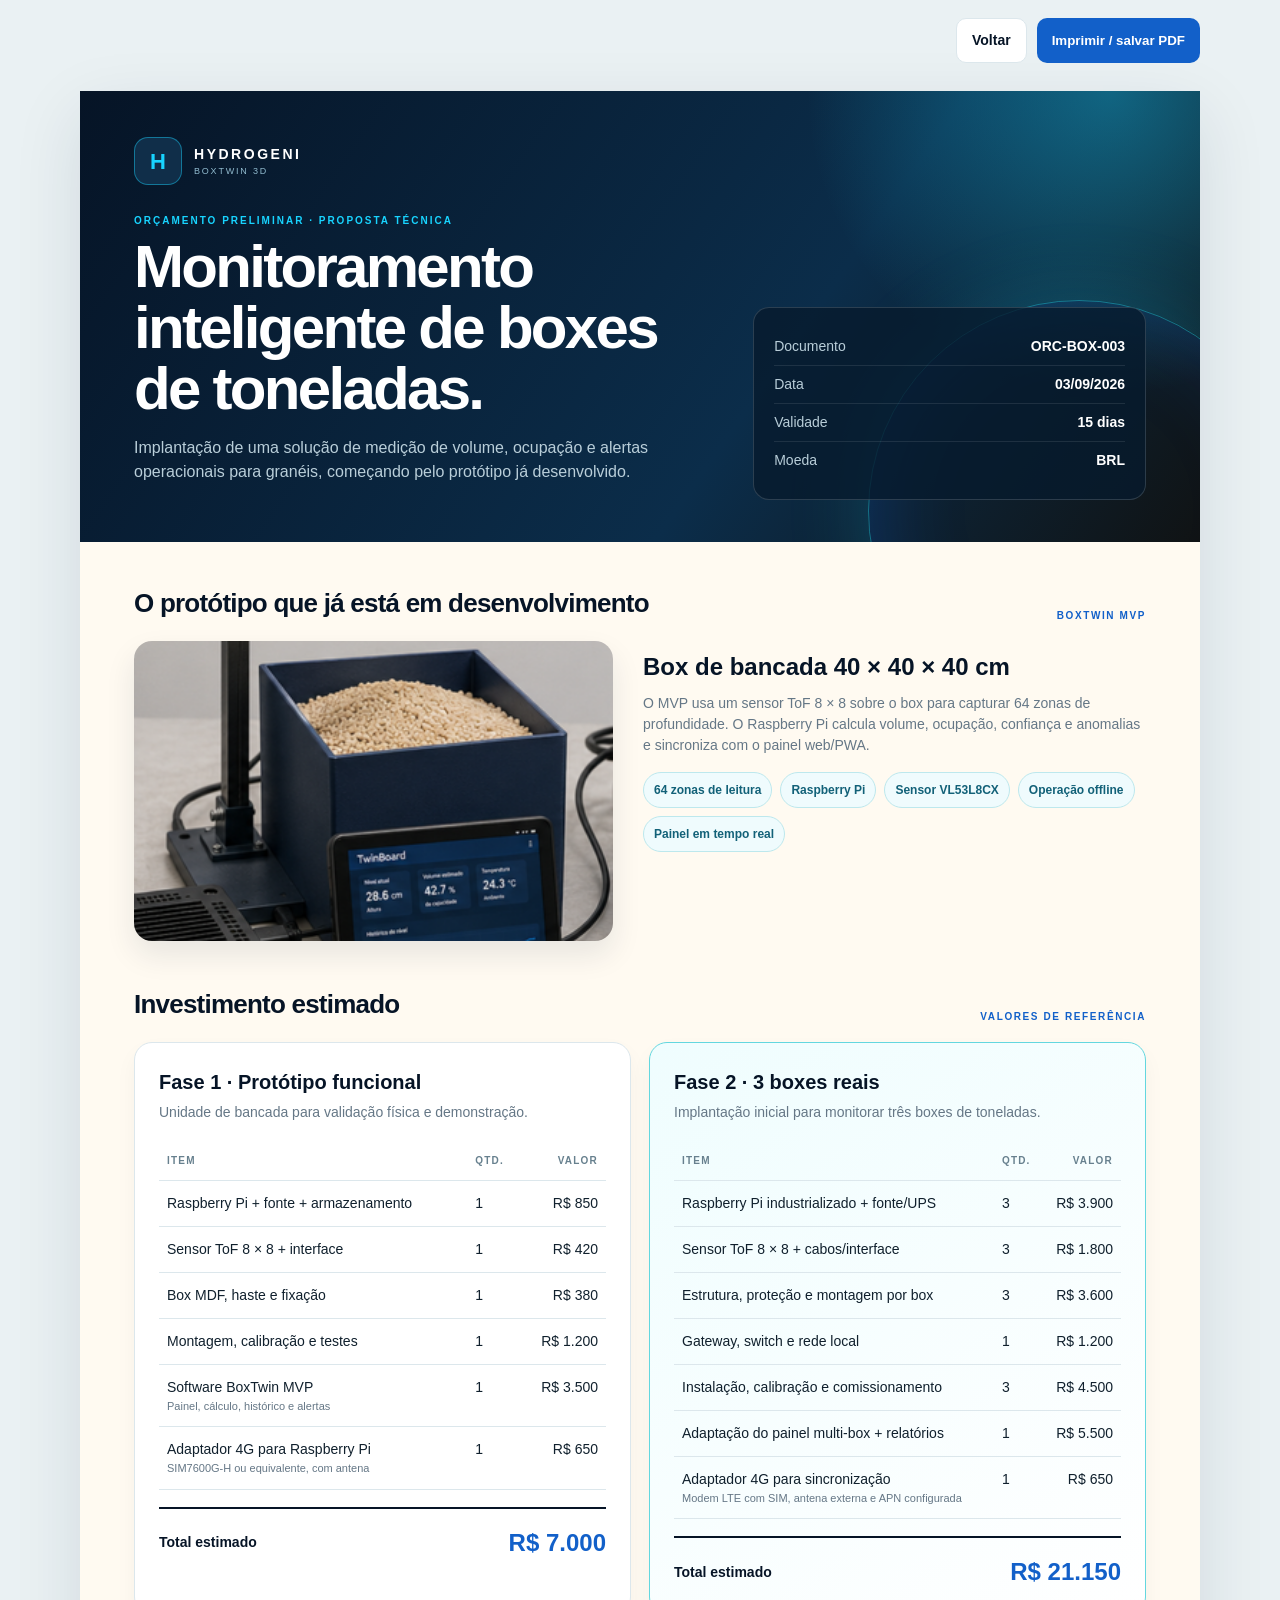
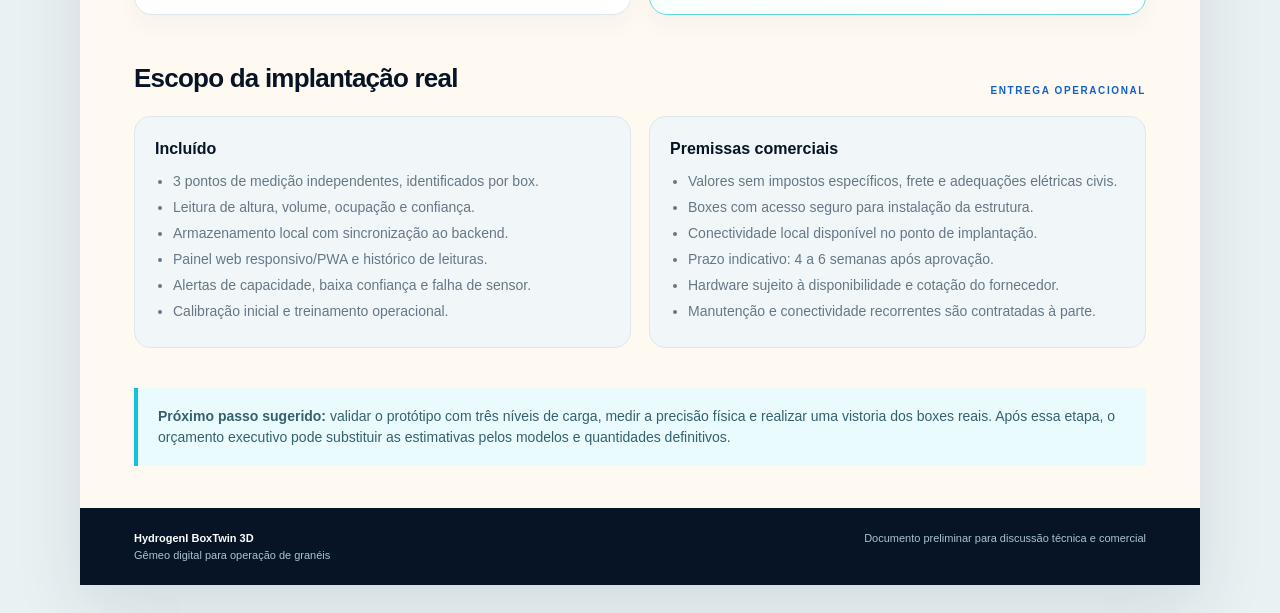
<file: orcamento_boxtwin.html>
<!doctype html>
<html lang="pt-BR">
<head>
  <meta charset="utf-8">
  <meta name="viewport" content="width=device-width, initial-scale=1">
  <meta name="description" content="Orçamento preliminar do protótipo e da implantação HydrogenI BoxTwin em três boxes.">
  <title>Orçamento | HydrogenI BoxTwin</title>
  <style>
    :root{--ink:#10202d;--muted:#657786;--line:#dce7ec;--cyan:#11c4d9;--blue:#1260c9;--navy:#061426;--paper:#fffaf1}
    *{box-sizing:border-box}body{margin:0;background:#eaf1f3;color:var(--ink);font:14px/1.5 Inter,Segoe UI,Arial,sans-serif}.sheet{width:min(1120px,calc(100% - 32px));margin:28px auto;background:var(--paper);box-shadow:0 22px 65px #08243d1c;overflow:hidden}.actions{display:flex;justify-content:flex-end;gap:10px;width:min(1120px,calc(100% - 32px));margin:18px auto}.actions a,.actions button{border:0;border-radius:10px;padding:11px 15px;background:var(--blue);color:#fff;font-weight:800;text-decoration:none;cursor:pointer}.actions .secondary{background:#fff;color:var(--navy);border:1px solid var(--line)}
    .top{position:relative;display:grid;grid-template-columns:1.2fr .8fr;gap:30px;padding:46px 54px 42px;background:radial-gradient(circle at 92% 0,#18d4ff5c,transparent 27%),linear-gradient(125deg,#061426,#0b2d4a 62%,#101314);color:#fff;overflow:hidden}.top:after{content:"";position:absolute;right:-90px;bottom:-180px;width:420px;height:420px;border:1px solid #20d7ef70;border-radius:50%;box-shadow:0 0 80px #18d4ff36,inset 0 0 90px #1769ff36}.brand{display:flex;align-items:center;gap:12px;position:relative;z-index:1}.mark{display:grid;place-items:center;width:48px;height:48px;border:1px solid #18d4ff70;border-radius:14px;background:#102e49;color:#18d4ff;font-size:22px;font-weight:900}.brand b{display:block;font-size:14px;letter-spacing:.18em}.brand small{display:block;color:#91bbcf;font-size:9px;letter-spacing:.2em;text-transform:uppercase}.eyebrow{margin:28px 0 8px;color:#18d4ff;font-size:10px;font-weight:900;letter-spacing:.2em;text-transform:uppercase}.top h1{max-width:640px;margin:0;font-size:clamp(34px,5vw,60px);line-height:1.02;letter-spacing:-.045em;position:relative;z-index:1}.top p{max-width:600px;color:#b9ced9;font-size:16px;position:relative;z-index:1}.meta{align-self:end;position:relative;z-index:1;padding:20px;border:1px solid #ffffff26;border-radius:16px;background:#071b2dcc}.meta div{display:flex;justify-content:space-between;gap:18px;padding:8px 0;border-bottom:1px solid #ffffff18;color:#b9ced9}.meta div:last-child{border:0}.meta strong{color:#fff;text-align:right}
    .content{padding:42px 54px}.section-title{display:flex;align-items:end;justify-content:space-between;gap:20px;margin:0 0 18px}.section-title h2{margin:0;color:var(--navy);font-size:26px;letter-spacing:-.03em}.section-title span{color:var(--blue);font-size:10px;font-weight:900;letter-spacing:.16em;text-transform:uppercase}.prototype{display:grid;grid-template-columns:1fr 1.05fr;gap:30px;align-items:stretch;margin-bottom:44px}.prototype-art{min-height:300px;display:grid;place-items:center;overflow:hidden;border-radius:18px;background:linear-gradient(145deg,#d7e6e7,#f4eee4);box-shadow:0 14px 30px #08243d18}.prototype-art svg{width:100%;height:100%;max-height:370px}.prototype-copy{padding:8px 0}.prototype-copy h3{margin:0 0 8px;font-size:24px;color:var(--navy)}.prototype-copy p{color:var(--muted);margin:0 0 16px}.chips{display:flex;flex-wrap:wrap;gap:8px}.chip{padding:8px 10px;border:1px solid #bde8ed;border-radius:999px;background:#effbfd;color:#126178;font-size:12px;font-weight:800}
    .cards{display:grid;grid-template-columns:1fr 1fr;gap:18px;margin-bottom:44px}.card{border:1px solid var(--line);border-radius:18px;background:#fff;padding:24px;box-shadow:0 10px 22px #08243d0a}.card.featured{border-color:#63d7df;background:linear-gradient(145deg,#effdfe,#fff)}.card h3{margin:0;color:var(--navy);font-size:20px}.subtitle{margin:5px 0 18px;color:var(--muted)}table{width:100%;border-collapse:collapse}th,td{padding:12px 8px;border-bottom:1px solid var(--line);text-align:left;vertical-align:top}th{color:#67808e;font-size:10px;letter-spacing:.12em;text-transform:uppercase}td:last-child,th:last-child{text-align:right;white-space:nowrap}td small{display:block;color:var(--muted);font-size:11px}.total{display:flex;justify-content:space-between;align-items:center;margin-top:17px;padding-top:16px;border-top:2px solid var(--navy);color:var(--navy);font-weight:900}.total strong{font-size:24px;color:var(--blue)}
    .scope{display:grid;grid-template-columns:1fr 1fr;gap:18px;margin-bottom:40px}.scope article{padding:20px;border-radius:16px;background:#f1f7f8;border:1px solid var(--line)}.scope h3{margin:0 0 10px;color:var(--navy);font-size:16px}.scope ul{margin:0;padding-left:18px;color:var(--muted)}.scope li{margin:5px 0}.note{padding:18px 20px;border-left:4px solid var(--cyan);background:#e9fbfd;color:#35606e}.footer{display:flex;justify-content:space-between;gap:20px;padding:22px 54px;background:#061426;color:#a9c4d2;font-size:11px}.footer strong{color:#fff}
    @media(max-width:760px){.top,.content{padding:30px 24px}.top{grid-template-columns:1fr}.meta{max-width:440px}.prototype,.cards,.scope{grid-template-columns:1fr}.footer{padding:20px 24px;flex-direction:column}.sheet,.actions{width:calc(100% - 18px)}.sheet{margin:9px auto}.actions{margin:12px auto;flex-wrap:wrap}}
    @media print{body{background:#fff}.sheet{width:100%;margin:0;box-shadow:none}.actions{display:none}.top{padding:32px 42px}.content{padding:32px 42px}.footer{padding:18px 42px}}
    .prototype-art{background-image:url('boxtwin/static/img/box-twin-prototipo.png');background-size:cover;background-position:center}.prototype-art svg{display:none}
  </style>
</head>
<body>
  <div class="actions"><a class="secondary" href="#" onclick="history.back();return false">Voltar</a><button onclick="window.print()">Imprimir / salvar PDF</button></div>
  <main class="sheet">
    <header class="top"><div><div class="brand"><span class="mark">H</span><div><b>HYDROGENI</b><small>BoxTwin 3D</small></div></div><div class="eyebrow">Orçamento preliminar · proposta técnica</div><h1>Monitoramento inteligente de boxes de toneladas.</h1><p>Implantação de uma solução de medição de volume, ocupação e alertas operacionais para granéis, começando pelo protótipo já desenvolvido.</p></div><div class="meta"><div><span>Documento</span><strong>ORC-BOX-003</strong></div><div><span>Data</span><strong>03/09/2026</strong></div><div><span>Validade</span><strong>15 dias</strong></div><div><span>Moeda</span><strong>BRL</strong></div></div></header>
    <section class="content">
      <div class="section-title"><h2>O protótipo que já está em desenvolvimento</h2><span>BoxTwin MVP</span></div>
      <div class="prototype"><div class="prototype-art" aria-label="Ilustração do protótipo BoxTwin"><svg viewBox="0 0 600 390" role="img" xmlns="http://www.w3.org/2000/svg"><defs><linearGradient id="g" x1="0" x2="1"><stop stop-color="#07182a"/><stop offset="1" stop-color="#1769a3"/></linearGradient><linearGradient id="grain" x1="0" x2="0" y1="0" y2="1"><stop stop-color="#e4bd63"/><stop offset="1" stop-color="#a8732e"/></linearGradient></defs><rect width="600" height="390" fill="#e5eeee"/><path d="M0 330h600" stroke="#c4d4d5" stroke-width="2"/><path d="M90 312V72h16v240zM82 72h96v14H82zM162 80v112h14V80z" fill="#142c3d"/><path d="M105 105h64" stroke="#18c4d9" stroke-width="5"/><path d="M156 110l48 48" stroke="#142c3d" stroke-width="10"/><rect x="194" y="148" width="48" height="54" rx="7" fill="#1769a3" stroke="#061426" stroke-width="4"/><circle cx="218" cy="168" r="8" fill="#18d4ff"/><path d="M218 202v32" stroke="#18d4ff" stroke-width="3" stroke-dasharray="5 5"/><path d="M145 226l145 0 35 80-217 0z" fill="url(#g)" stroke="#061426" stroke-width="5"/><path d="M151 229q65 32 133 0l25 55H170z" fill="url(#grain)"/><circle cx="181" cy="253" r="4" fill="#f3d38a"/><circle cx="217" cy="269" r="4" fill="#f3d38a"/><circle cx="253" cy="249" r="4" fill="#f3d38a"/><rect x="337" y="245" width="135" height="82" rx="9" fill="#142c3d"/><rect x="347" y="255" width="115" height="57" rx="4" fill="#eef8f8"/><text x="357" y="273" font-family="Arial" font-size="10" fill="#1769a3">BOXTWIN 3D</text><text x="357" y="293" font-family="Arial" font-size="18" font-weight="700" fill="#061426">42,7%</text><path d="M357 304l20-8 16 5 19-19 16 7 22-15" fill="none" stroke="#11c4d9" stroke-width="3"/><rect x="68" y="314" width="210" height="10" rx="5" fill="#061426"/><text x="337" y="348" font-family="Arial" font-size="14" font-weight="700" fill="#1260c9">Sensor ToF + Raspberry Pi</text></svg></div><div class="prototype-copy"><h3>Box de bancada 40 × 40 × 40 cm</h3><p>O MVP usa um sensor ToF 8 × 8 sobre o box para capturar 64 zonas de profundidade. O Raspberry Pi calcula volume, ocupação, confiança e anomalias e sincroniza com o painel web/PWA.</p><div class="chips"><span class="chip">64 zonas de leitura</span><span class="chip">Raspberry Pi</span><span class="chip">Sensor VL53L8CX</span><span class="chip">Operação offline</span><span class="chip">Painel em tempo real</span></div></div></div>
      <div class="section-title"><h2>Investimento estimado</h2><span>Valores de referência</span></div>
      <div class="cards"><article class="card"><h3>Fase 1 · Protótipo funcional</h3><p class="subtitle">Unidade de bancada para validação física e demonstração.</p><table><thead><tr><th>Item</th><th>Qtd.</th><th>Valor</th></tr></thead><tbody><tr><td>Raspberry Pi + fonte + armazenamento</td><td>1</td><td>R$ 850</td></tr><tr><td>Sensor ToF 8 × 8 + interface</td><td>1</td><td>R$ 420</td></tr><tr><td>Box MDF, haste e fixação</td><td>1</td><td>R$ 380</td></tr><tr><td>Montagem, calibração e testes</td><td>1</td><td>R$ 1.200</td></tr><tr><td>Software BoxTwin MVP<small>Painel, cálculo, histórico e alertas</small></td><td>1</td><td>R$ 3.500</td></tr></tbody></table><div class="total"><span>Total estimado</span><strong>R$ 6.350</strong></div></article><article class="card featured"><h3>Fase 2 · 3 boxes reais</h3><p class="subtitle">Implantação inicial para monitorar três boxes de toneladas.</p><table><thead><tr><th>Item</th><th>Qtd.</th><th>Valor</th></tr></thead><tbody><tr><td>Raspberry Pi industrializado + fonte/UPS</td><td>3</td><td>R$ 3.900</td></tr><tr><td>Sensor ToF 8 × 8 + cabos/interface</td><td>3</td><td>R$ 1.800</td></tr><tr><td>Estrutura, proteção e montagem por box</td><td>3</td><td>R$ 3.600</td></tr><tr><td>Gateway, switch e rede local</td><td>1</td><td>R$ 1.200</td></tr><tr><td>Instalação, calibração e comissionamento</td><td>3</td><td>R$ 4.500</td></tr><tr><td>Adaptação do painel multi-box + relatórios</td><td>1</td><td>R$ 5.500</td></tr></tbody></table><div class="total"><span>Total estimado</span><strong>R$ 20.500</strong></div></article></div>
      <div class="section-title"><h2>Escopo da implantação real</h2><span>Entrega operacional</span></div><div class="scope"><article><h3>Incluído</h3><ul><li>3 pontos de medição independentes, identificados por box.</li><li>Leitura de altura, volume, ocupação e confiança.</li><li>Armazenamento local com sincronização ao backend.</li><li>Painel web responsivo/PWA e histórico de leituras.</li><li>Alertas de capacidade, baixa confiança e falha de sensor.</li><li>Calibração inicial e treinamento operacional.</li></ul></article><article><h3>Premissas comerciais</h3><ul><li>Valores sem impostos específicos, frete e adequações elétricas civis.</li><li>Boxes com acesso seguro para instalação da estrutura.</li><li>Conectividade local disponível no ponto de implantação.</li><li>Prazo indicativo: 4 a 6 semanas após aprovação.</li><li>Hardware sujeito à disponibilidade e cotação do fornecedor.</li><li>Manutenção e conectividade recorrentes são contratadas à parte.</li></ul></article></div><div class="note"><strong>Próximo passo sugerido:</strong> validar o protótipo com três níveis de carga, medir a precisão física e realizar uma vistoria dos boxes reais. Após essa etapa, o orçamento executivo pode substituir as estimativas pelos modelos e quantidades definitivos.</div>
    </section><footer class="footer"><span><strong>HydrogenI BoxTwin 3D</strong><br>Gêmeo digital para operação de granéis</span><span>Documento preliminar para discussão técnica e comercial</span></footer>
  </main>
  <script>
    (() => {
      const cards = document.querySelectorAll('.card');
      const phaseOne = cards[0];
      const phaseTwo = cards[1];
      if (phaseOne && !phaseOne.dataset.updated) {
        phaseOne.querySelector('tbody').insertAdjacentHTML('beforeend', '<tr><td>Adaptador 4G para Raspberry Pi<small>SIM7600G-H ou equivalente, com antena</small></td><td>1</td><td>R$ 650</td></tr>');
        phaseOne.querySelector('.total strong').textContent = 'R$ 7.000';
        phaseOne.dataset.updated = 'true';
      }
      if (phaseTwo && !phaseTwo.dataset.updated) {
        phaseTwo.querySelector('tbody').insertAdjacentHTML('beforeend', '<tr><td>Adaptador 4G para sincronização<small>Modem LTE com SIM, antena externa e APN configurada</small></td><td>1</td><td>R$ 650</td></tr>');
        phaseTwo.querySelector('.total strong').textContent = 'R$ 21.150';
        phaseTwo.dataset.updated = 'true';
      }
    })();
  </script>
</body>
</html>
</file>
